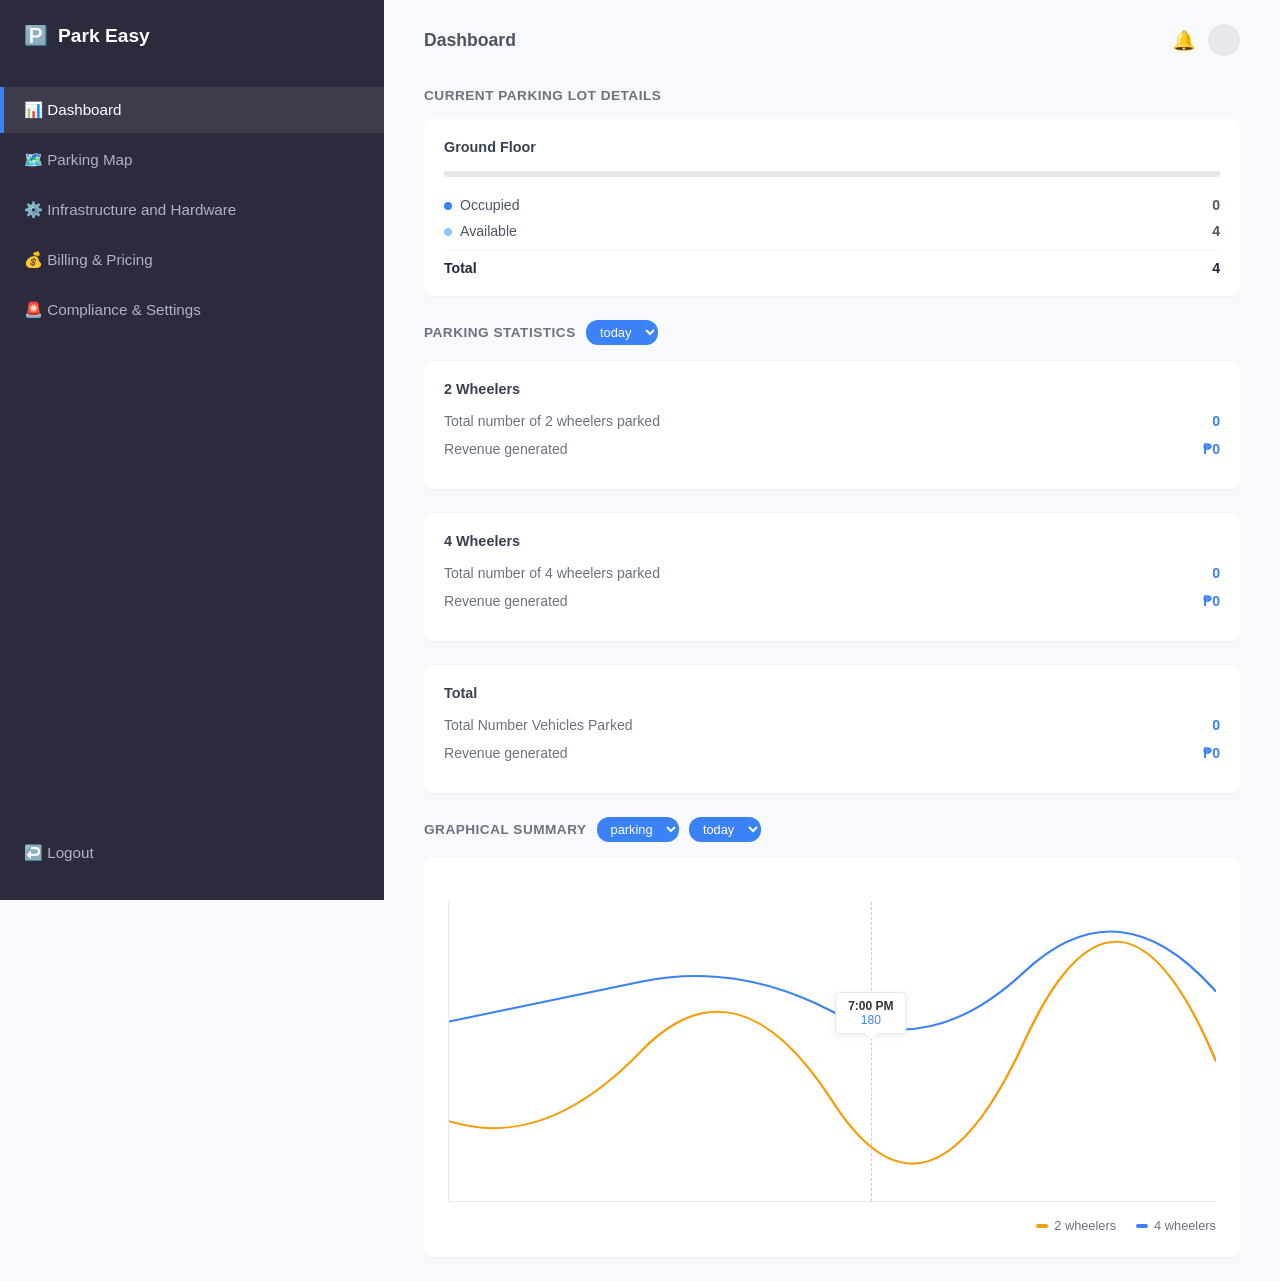
<file: Codes/Dashboard.html>
<!DOCTYPE html>
<html lang="en">

    <head>
        <meta charset="UTF-8">
        <meta name="viewport" content="width=device-width, initial-scale=1.0">
        <title>Smart Parking System</title>
        <link rel="stylesheet" href="Dashboard.css">
    </head>

    <body>

    <!-- Sidebar Navigation -->
    <aside class="sidebar">
        <div>
            <div class="brand-logo">
                <span>🅿️</span> Park Easy
            </div>

            <ul class="nav-links">
                <li class="nav-item active"><a href="dashboard.html">📊 Dashboard</a></li>
                <li class="nav-item"><a href="parkingMap.html">🗺️ Parking Map</a></li>
                <li class="nav-item"><a href="infra&Hardware.html">⚙️ Infrastructure and Hardware</a></li>
                <li class="nav-item"><a href="bill&Pricing.html">💰 Billing & Pricing</a></li>
                <li class="nav-item"><a href="comply&Setting.html">🚨 Compliance & Settings</a></li>
            </ul>

        </div>
            <div class="logout-btn">
                <a href="index.html">↩️ Logout</a>
            </div>
    </aside>

    <!-- Main Content Dashboard -->
    <main class="main-content">
        <header>
            <h1>Dashboard</h1>
            
            <div class="user-profile">
                <span class="bell-icon">🔔</span>
                <div class="avatar"></div>
            </div>

        </header>

        <!-- Section: Current Details -->
        <h2 class="section-title">Current Parking Lot Details</h2>

        <div class="dashboard-grid">

            <!--Vehicle -->
            <div class="card">
                <div class="card-title">Ground Floor</div>
                <div class="progress-bar-container">
                <div class="progress-bar" style="width: 0%;"></div>
                </div>
                <div class="data-row"><span><span class="status-dot dot-occupied"></span>Occupied</span><strong>0</strong></div>
                <div class="data-row"><span><span class="status-dot dot-available"></span>Available</span><strong>4</strong></div>
                <div class="data-row"><span>Total</span><span>4</span></div>
            </div>

           
        </div>

        <!-- Section: Parking Statistics -->
        <h2 class="section-title">
            Parking Statistics 
            <select class="dropdown-inline">
                <option>today</option>
            </select>
        </h2>

        <div class="dashboard-grid">
            <!-- 2 Wheelers Stats -->
            <div class="card">
                <div class="card-title">2 Wheelers</div>
                <div class="stat-row"><span>Total number of 2 wheelers parked</span><span class="stat-value">0</span></div>
                <div class="stat-row"><span>Revenue generated</span><span class="stat-value">₱0</span></div>
            </div>
            <!-- 4 Wheelers Stats -->
            <div class="card">
                <div class="card-title">4 Wheelers</div>
                <div class="stat-row"><span>Total number of 4 wheelers parked</span><span class="stat-value">0</span></div>
                <div class="stat-row"><span>Revenue generated</span><span class="stat-value">₱0</span></div>
            </div>
            <!-- Total Stats -->
            <div class="card">
                <div class="card-title">Total</div>
                <div class="stat-row"><span>Total Number Vehicles Parked</span><span class="stat-value">0</span></div>
                <div class="stat-row"><span>Revenue generated</span><span class="stat-value">₱0</span></div>
            </div>
        </div>

        <!-- Section: Graphical Summary -->
        <h2 class="section-title">
        Graphical Summary 
        <select class="dropdown-inline" style="background-color: #3b82f6;">
            <option>parking</option>
        </select>
        <select class="dropdown-inline">
            <option>today</option>
        </select>
        </h2>
        <div class="chart-card">
        <div class="mock-chart">
            <svg class="chart-svg-bg" viewBox="0 0 600 300" preserveAspectRatio="none">
            <path d="M0,220 Q75,250 150,150 T300,200 T450,140 T600,160" fill="none" stroke="#f59e0b" stroke-width="2"/>
            <path d="M0,120 Q75,100 150,80 T300,110 T450,70 T600,90" fill="none" stroke="#3b82f6" stroke-width="2"/>
            </svg>
            
            <div class="tooltip-line"></div>
            <div class="chart-card-interaction">
            <div class="chart-tooltip">
                <strong>7:00 PM</strong><br>
                <span style="color:#3b82f6;">180</span>
            </div>
            </div>
        </div>
        <div class="chart-legend">
            <div class="legend-item"><div class="legend-color" style="background-color: #f59e0b;"></div> 2 wheelers</div>
            <div class="legend-item"><div class="legend-color" style="background-color: #3b82f6;"></div> 4 wheelers</div>
        </div>
        </div>
    </main>

    </body>
</html>
</file>
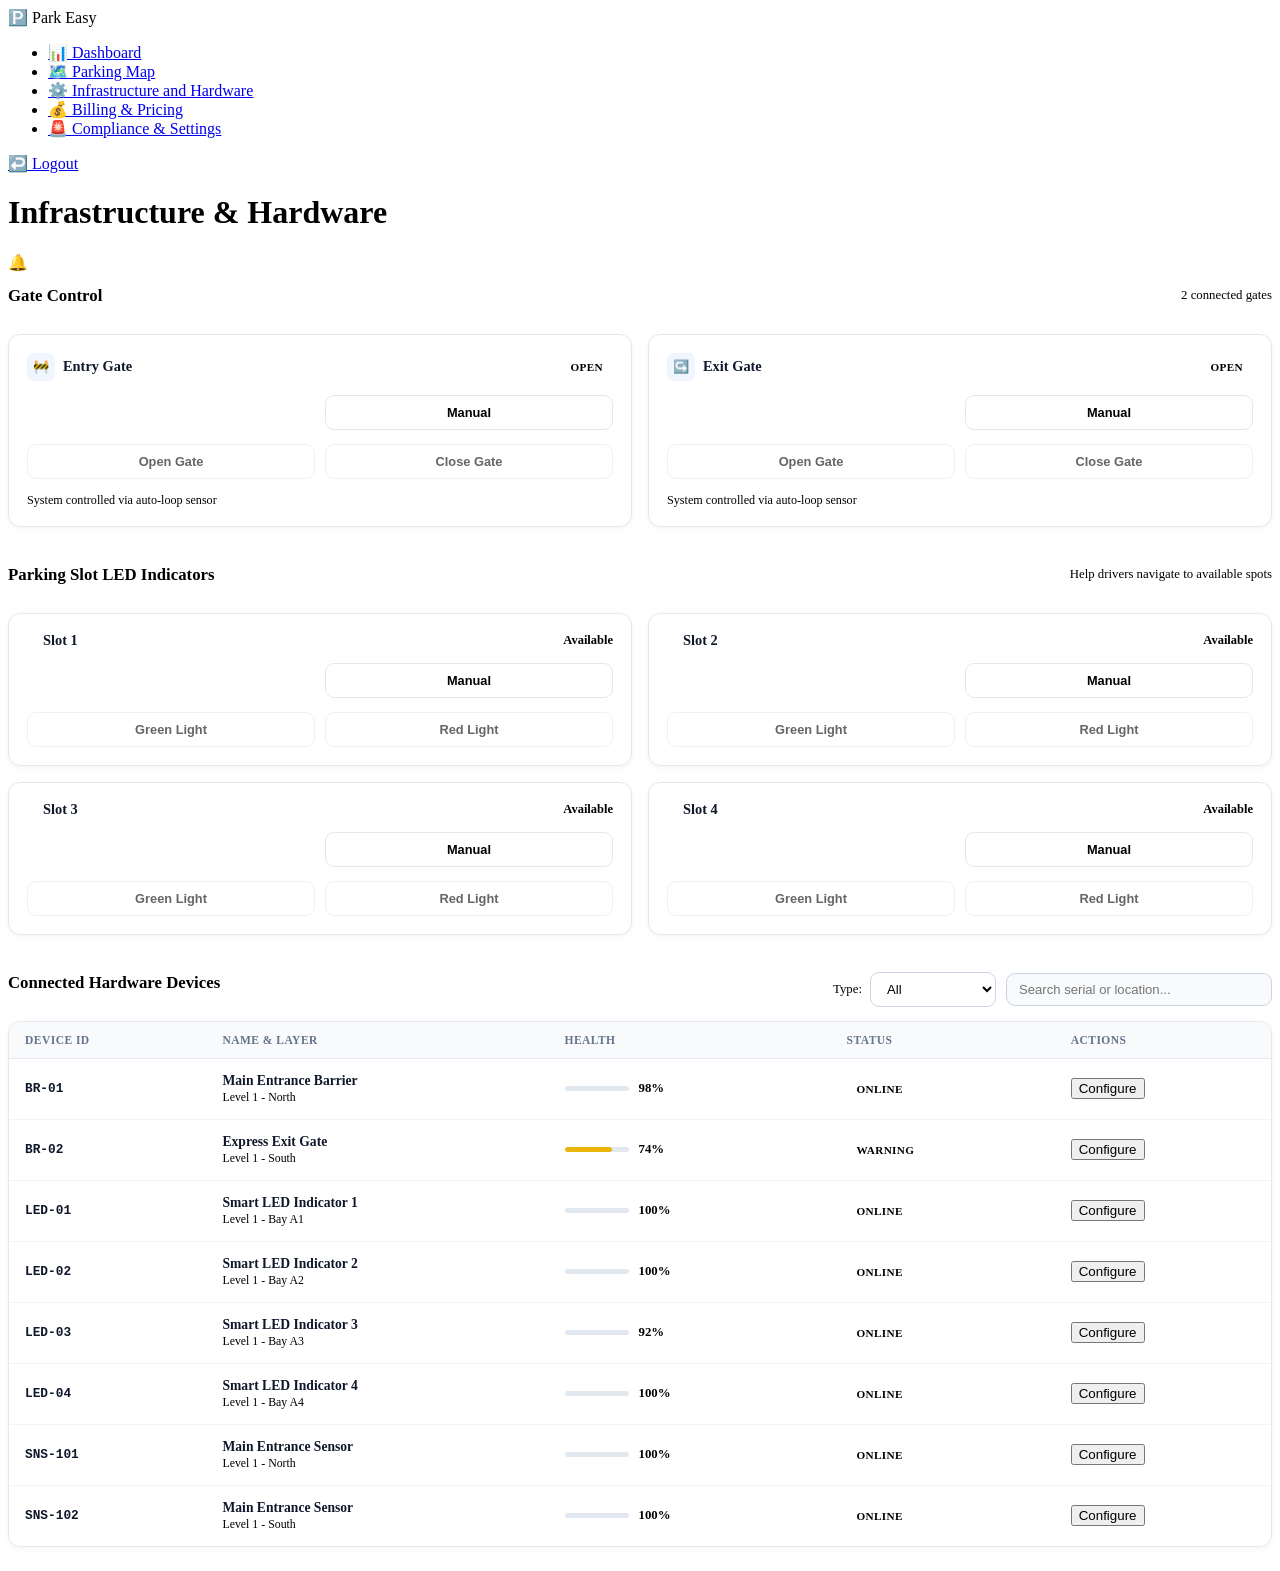
<file: Codes/Infra&Hardware.html>
<!DOCTYPE html>
<html lang="en">
<head>
  <meta charset="UTF-8" />
  <meta name="viewport" content="width=device-width, initial-scale=1.0" />
  <title>Smart Parking Control Dashboard</title>
  <link rel="stylesheet" href="infra&Hardware.css">
</head>
<body>

    <aside class="sidebar">
        <div>
            <div class="brand-logo">
                <span>🅿️</span> Park Easy
            </div>

            <ul class="nav-links">
                <li class="nav-item"><a href="dashboard.html">📊 Dashboard</a></li>
                <li class="nav-item"><a href="parkingMap.html">🗺️ Parking Map</a></li>
                <li class="nav-item active"><a href="infra&Hardware.html">⚙️ Infrastructure and Hardware</a></li>
                <li class="nav-item"><a href="bill&Pricing.html">💰 Billing & Pricing</a></li>
                <li class="nav-item"><a href="comply&Setting.html">🚨 Compliance & Settings</a></li>
            </ul>

        </div>
            <div class="logout-btn">
                <a href="index.html">↩️ Logout</a>
            </div>
    </aside>


  <main class="dashboard">
    <header>
            <h1>Infrastructure & Hardware</h1>
            
            <div class="user-profile">
                <span class="bell-icon">🔔</span>
                <div class="avatar"></div>
            </div>

        </header>
    <!-- GATE CONTROL SECTION -->
    <section>
      <div class="section-header">
        <h2 class="section-title">Gate Control</h2>
        <span class="section-subtitle">2 connected gates</span>
      </div>

      <div class="grid-2">
        <!-- Entry Gate -->
        <div class="card" id="entry-gate-card">
          <div class="card-header">
            <div class="card-title-group">
              <span class="icon-box">🚧</span>
              <span>Entry Gate</span>
            </div>
            <span class="badge open" id="entry-status">Open</span>
          </div>

          <div class="btn-row">
            <button class="pill-btn active-blue" id="entry-auto" onclick="setGateMode('entry', 'auto')">Automatic</button>
            <button class="pill-btn" id="entry-manual" onclick="setGateMode('entry', 'manual')">Manual</button>
          </div>

          <div class="btn-row">
            <button class="pill-btn" id="entry-open" disabled onclick="setGateState('entry', 'Open')">Open Gate</button>
            <button class="pill-btn" id="entry-close" disabled onclick="setGateState('entry', 'Closed')">Close Gate</button>
          </div>

          <div class="card-footer-note" id="entry-note">System controlled via auto-loop sensor</div>
        </div>

        <!-- Exit Gate -->
        <div class="card" id="exit-gate-card">
          <div class="card-header">
            <div class="card-title-group">
              <span class="icon-box">↪️</span>
              <span>Exit Gate</span>
            </div>
            <span class="badge open" id="exit-status">Open</span>
          </div>

          <div class="btn-row">
            <button class="pill-btn active-blue" id="exit-auto" onclick="setGateMode('exit', 'auto')">Automatic</button>
            <button class="pill-btn" id="exit-manual" onclick="setGateMode('exit', 'manual')">Manual</button>
          </div>

          <div class="btn-row">
            <button class="pill-btn" id="exit-open" disabled onclick="setGateState('exit', 'Open')">Open Gate</button>
            <button class="pill-btn" id="exit-close" disabled onclick="setGateState('exit', 'Closed')">Close Gate</button>
          </div>

          <div class="card-footer-note" id="exit-note">System controlled via auto-loop sensor</div>
        </div>
      </div>
    </section>

    <!-- PARKING SLOT LED INDICATORS SECTION -->
    <section>
      <div class="section-header">
        <h2 class="section-title">Parking Slot LED Indicators</h2>
        <span class="section-subtitle">Help drivers navigate to available spots</span>
      </div>

      <div class="grid-2" id="slots-container">
        <!-- Populated via JavaScript -->

            <!-- SLOT 1 -->
            <div class="card" id="entry-gate-card">
            <div class="card-header">
                <div class="card-title-group">
                <span class="icon-box">🚦</span>
                <span>Slot 1</span>
                </div>
                <span class="badge open" id="entry-status">Available</span>
            </div>

            <div class="btn-row">
                <button class="pill-btn active-blue" id="entry-auto" onclick="setGateMode('entry', 'auto')">Automatic</button>
                <button class="pill-btn" id="entry-manual" onclick="setGateMode('entry', 'manual')">Manual</button>
            </div>

            <div class="btn-row">
                <button class="pill-btn" id="entry-open" disabled onclick="setGateState('entry', 'Open')">Green Light</button>
                <button class="pill-btn" id="entry-close" disabled onclick="setGateState('entry', 'Closed')">Red Light</button>
            </div>

            <div class="card-footer-note" id="entry-note">System controlled via auto-loop sensor</div>
            </div>

            <!-- SLOT 2 -->
            <div class="card" id="exit-gate-card">
            <div class="card-header">
                <div class="card-title-group">
                <span class="icon-box">🚦</span>
                <span>Slot 2</span>
                </div>
                <span class="badge open" id="exit-status">Available</span>
            </div>

            <div class="btn-row">
                <button class="pill-btn active-blue" id="exit-auto" onclick="setGateMode('exit', 'auto')">Automatic</button>
                <button class="pill-btn" id="exit-manual" onclick="setGateMode('exit', 'manual')">Manual</button>
            </div>

            <div class="btn-row">
                <button class="pill-btn" id="exit-open" disabled onclick="setGateState('exit', 'Open')">Green Light</button>
                <button class="pill-btn" id="exit-close" disabled onclick="setGateState('exit', 'Closed')">Red Light</button>
            </div>

            <div class="card-footer-note" id="exit-note">System controlled via auto-loop sensor</div>
            </div>

            <!-- SLOT 3 -->
            <div class="card" id="entry-gate-card">
            <div class="card-header">
                <div class="card-title-group">
                <span class="icon-box">🚦</span>
                <span>Slot 3</span>
                </div>
                <span class="badge open" id="entry-status">Available</span>
            </div>

            <div class="btn-row">
                <button class="pill-btn active-blue" id="entry-auto" onclick="setGateMode('entry', 'auto')">Automatic</button>
                <button class="pill-btn" id="entry-manual" onclick="setGateMode('entry', 'manual')">Manual</button>
            </div>

            <div class="btn-row">
                <button class="pill-btn" id="entry-open" disabled onclick="setGateState('entry', 'Open')">Green Light</button>
                <button class="pill-btn" id="entry-close" disabled onclick="setGateState('entry', 'Closed')">Red Light</button>
            </div>

            <div class="card-footer-note" id="entry-note">System controlled via auto-loop sensor</div>
            </div>

            <!-- SLOT 4 -->
            <div class="card" id="exit-gate-card">
            <div class="card-header">
                <div class="card-title-group">
                <span class="icon-box">🚦</span>
                <span>Slot 4</span>
                </div>
                <span class="badge open" id="exit-status">Available</span>
            </div>

            <div class="btn-row">
                <button class="pill-btn active-blue" id="exit-auto" onclick="setGateMode('exit', 'auto')">Automatic</button>
                <button class="pill-btn" id="exit-manual" onclick="setGateMode('exit', 'manual')">Manual</button>
            </div>

            <div class="btn-row">
                <button class="pill-btn" id="exit-open" disabled onclick="setGateState('exit', 'Open')">Green Light</button>
                <button class="pill-btn" id="exit-close" disabled onclick="setGateState('exit', 'Closed')">Red Light</button>
            </div>

            <div class="card-footer-note" id="exit-note">System controlled via auto-loop sensor</div>
            </div>

      </div>
    </section>

    <!-- CONNECTED HARDWARE DEVICES SECTION -->
    <section>
      <div class="hardware-controls">
        <div>
          <h2 class="section-title">Connected Hardware Devices</h2>
        </div>

        <div class="filter-bar">
          <div class="select-wrapper">
            <label for="typeFilter">Type:</label>
            <select id="typeFilter" onchange="filterDevices()">
              <option value="All">All</option>
              <option value="Barrier">Barrier</option>
              <option value="LED">LED Indicator</option>
              <option value="Camera">Camera</option>
              <option value="Sensor">Sensor</option>
            </select>
          </div>
          <input
            type="text"
            id="searchInput"
            class="search-input"
            placeholder="Search serial or location..."
            oninput="filterDevices()"
          />
        </div>
      </div>

      <div class="table-container">
        <table>
          <thead>
            <tr>
              <th>Device ID</th>
              <th>Name & Layer</th>
              <th>Health</th>
              <th>Status</th>
              <th>Actions</th>
            </tr>
          </thead>
          <tbody id="deviceTableBody">
            <!-- Populated via JavaScript -->
          </tbody>
        </table>
      </div>
    </section>
  </main>
  <script>
    // Gate Logic
    function setGateMode(gate, mode) {
      const autoBtn = document.getElementById(`${gate}-auto`);
      const manualBtn = document.getElementById(`${gate}-manual`);
      const openBtn = document.getElementById(`${gate}-open`);
      const closeBtn = document.getElementById(`${gate}-close`);
      const note = document.getElementById(`${gate}-note`);

      if (mode === 'auto') {
        autoBtn.classList.add('active-blue');
        manualBtn.classList.remove('active-blue');
        openBtn.disabled = true;
        closeBtn.disabled = true;
        openBtn.classList.remove('active-green');
        closeBtn.classList.remove('active-red');
        note.textContent = 'System controlled via auto-loop sensor';
      } else {
        manualBtn.classList.add('active-blue');
        autoBtn.classList.remove('active-blue');
        openBtn.disabled = false;
        closeBtn.disabled = false;
        note.textContent = 'Manual control mode activated';
        const isOpen = document.getElementById(`${gate}-status`).textContent === 'Open';
        setGateState(gate, isOpen ? 'Open' : 'Closed');
      }
    }

    function setGateState(gate, state) {
      const statusBadge = document.getElementById(`${gate}-status`);
      const openBtn = document.getElementById(`${gate}-open`);
      const closeBtn = document.getElementById(`${gate}-close`);

      statusBadge.textContent = state;
      if (state === 'Open') {
        statusBadge.className = 'badge open';
        openBtn.classList.add('active-green');
        closeBtn.classList.remove('active-red');
      } else {
        statusBadge.className = 'badge closed';
        closeBtn.classList.add('active-red');
        openBtn.classList.remove('active-green');
      }
    }

    // Parking Slots Data & Logic
    const slots = [
      { id: 1, status: 'Available', mode: 'auto', light: 'green' },
      { id: 2, status: 'Available', mode: 'auto', light: 'green' },
      { id: 3, status: 'Available', mode: 'auto', light: 'green' },
      { id: 4, status: 'Available', mode: 'auto', light: 'green' },
    ];

    function renderSlots() {
      const container = document.getElementById('slots-container');
      container.innerHTML = slots.map((slot, index) => {
        const isAuto = slot.mode === 'auto';
        const dotColor = slot.status === 'Occupied' ? 'red' : 'green';
        const greenClass = !isAuto && slot.light === 'green' ? 'active-green' : '';
        const redClass = !isAuto && slot.light === 'red' ? 'active-red' : '';

        return `
          <div class="card">
            <div class="card-header">
              <div class="card-title-group">
                <span class="dot ${dotColor}"></span>
                <span>Slot ${slot.id}</span>
              </div>
              <span class="status-text">${slot.status}</span>
            </div>

            <div class="btn-row">
              <button class="pill-btn ${isAuto ? 'active-blue' : ''}" onclick="setSlotMode(${index}, 'auto')">Auto</button>
              <button class="pill-btn ${!isAuto ? 'active-blue' : ''}" onclick="setSlotMode(${index}, 'manual')">Manual</button>
            </div>

            <div class="btn-row">
              <button class="pill-btn ${greenClass}" ${isAuto ? 'disabled' : ''} onclick="setSlotLight(${index}, 'green')">Green Light</button>
              <button class="pill-btn ${redClass}" ${isAuto ? 'disabled' : ''} onclick="setSlotLight(${index}, 'red')">Red Light</button>
            </div>
          </div>
        `;
      }).join('');
    }

    function setSlotMode(index, mode) {
      slots[index].mode = mode;
      renderSlots();
    }

    function setSlotLight(index, color) {
      slots[index].light = color;
      slots[index].status = color === 'green' ? 'Available' : 'Occupied';
      renderSlots();
    }

    // Connected Hardware Devices Data & Logic
    const devices = [
      { id: 'BR-01', type: 'Barrier', name: 'Main Entrance Barrier', layer: 'Level 1 - North', health: 98, status: 'Online' },
      { id: 'BR-02', type: 'Barrier', name: 'Express Exit Gate', layer: 'Level 1 - South', health: 74, status: 'Warning' },
      { id: 'LED-01', type: 'LED', name: 'Smart LED Indicator 1', layer: 'Level 1 - Bay A1', health: 100, status: 'Online' },
      { id: 'LED-02', type: 'LED', name: 'Smart LED Indicator 2', layer: 'Level 1 - Bay A2', health: 100, status: 'Online' },
      { id: 'LED-03', type: 'LED', name: 'Smart LED Indicator 3', layer: 'Level 1 - Bay A3', health: 92, status: 'Online' },
      { id: 'LED-04', type: 'LED', name: 'Smart LED Indicator 4', layer: 'Level 1 - Bay A4', health: 100, status: 'Online' },
      { id: 'SNS-101', type: 'Sensor', name: 'Main Entrance Sensor', layer: 'Level 1 - North', health: 100, status: 'Online' },
      { id: 'SNS-102', type: 'Sensor', name: 'Main Entrance Sensor', layer: 'Level 1 - South', health: 100, status: 'Online' }
    ];

    function filterDevices() {
      const typeFilter = document.getElementById('typeFilter').value;
      const searchQuery = document.getElementById('searchInput').value.toLowerCase();
      const tbody = document.getElementById('deviceTableBody');

      const filtered = devices.filter(d => {
        const matchesType = typeFilter === 'All' || d.type === typeFilter;
        const matchesSearch =
          d.id.toLowerCase().includes(searchQuery) ||
          d.name.toLowerCase().includes(searchQuery) ||
          d.layer.toLowerCase().includes(searchQuery);
        return matchesType && matchesSearch;
      });

      tbody.innerHTML = filtered.map(d => {
        let colorClass = 'green';
        if (d.health === 0) colorClass = 'red';
        else if (d.health < 80) colorClass = 'yellow';
        const badgeClass = d.status.toLowerCase();

        return `
          <tr>
            <td class="device-id">${d.id}</td>
            <td>
              <span class="device-name">${d.name}</span>
              <span class="device-sub">${d.layer}</span>
            </td>
            <td>
              <div class="health-cell">
                <div class="progress-track">
                  <div class="progress-fill bg-${colorClass}" style="width: ${d.health}%"></div>
                </div>
                <span class="text-${colorClass}">${d.health}%</span>
              </div>
            </td>
            <td><span class="badge ${badgeClass}">${d.status}</span></td>
            <td><button class="action-btn">Configure</button></td>
          </tr>
        `;
      }).join('');
    }

    // Initialize UI
    renderSlots();
    filterDevices();
  </script>
</body>
</html>

</body>
</html>
</file>
<file: Codes/Dashboard.css>
/* Reset & Base Styles */
* {
  margin: 0;
  padding: 0;
  box-sizing: border-box;
  font-family: 'Segoe UI', Tahoma, Geneva, Verdana, sans-serif;
}

body {
  display: flex;
  background-color: #f7f9fc;
  color: #333333;
  min-height: 100vh;
}

/* Sidebar Layout */
.sidebar {
  width: 30%;
  background-color: #2b2b3d;
  color: #ffffff;
  display: flex;
  flex-direction: column;
  justify-content: space-between;
  padding: 24px 0;
  flex-shrink: 0;
  position: sticky;
  top: 0;
  height: 100vh;
}

.brand-logo {
  font-size: 1.2rem;
  font-weight: bold;
  padding: 0 24px;
  margin-bottom: 40px;
  display: flex;
  align-items: center;
  gap: 10px;
}

.nav-links {
  list-style: none;
  display: flex;
  flex-direction: column;
  gap: 4px;
}

.nav-item a {
  display: flex;
  align-items: center;
  padding: 14px 24px;
  color: #b0b3c2;
  text-decoration: none;
  font-size: 0.95rem;
  transition: all 0.3s ease;
}

.nav-item.active a, .nav-item a:hover {
  background-color: rgba(255, 255, 255, 0.08);
  color: #ffffff;
  border-left: 4px solid #3b82f6;
  padding-left: 20px;
}

.logout-btn a {
  display: flex;
  align-items: center;
  padding: 14px 24px;
  color: #b0b3c2;
  text-decoration: none;
  font-size: 0.95rem;
}

/* Main Content Area */
.main-content {
  width:70%;
  flex-grow: 1;
  padding: 24px 40px;
  overflow-y: auto;
}

header {
  display: flex;
  justify-content: space-between;
  align-items: center;
  margin-bottom: 32px;
}

header h1 {
  font-size: 1.1rem;
  color: #4b5563;
  font-weight: 600;
}

.user-profile {
  display: flex;
  align-items: center;
  gap: 12px;
}

.bell-icon {
  font-size: 1.2rem;
  cursor: pointer;
  color: #6b7280;
}

.avatar {
  width: 32px;
  height: 32px;
  background-color: #e5e7eb;
  border-radius: 50%;
}

/* Dashboard Sections */
.section-title {
  font-size: 0.85rem;
  text-transform: uppercase;
  letter-spacing: 0.5px;
  color: #6b7280;
  margin-bottom: 16px;
  margin-top: 24px;
}

.dropdown-inline {
  background-color: #3b82f6;
  color: white;
  border: none;
  padding: 4px 10px;
  border-radius: 12px;
  font-size: 0.8rem;
  cursor: pointer;
  margin-left: 6px;
}

/* Card Component Layout grid */
.dashboard-grid {
  display: grid;
  grid-template-columns: repeat(1, 1fr);
  gap: 24px;
  margin-bottom: 24px;
}

.card {
  background-color: #ffffff;
  border-radius: 8px;
  padding: 20px;
  box-shadow: 0 1px 3px rgba(0, 0, 0, 0.05);
}

.card-title {
  font-size: 0.9rem;
  color: #374151;
  font-weight: 600;
  margin-bottom: 16px;
}

/* Detail Card Bars & Rows */
.progress-bar-container {
  width: 100%;
  height: 6px;
  background-color: #e5e7eb;
  border-radius: 3px;
  margin-bottom: 20px;
  overflow: hidden;
}

.progress-bar {
  height: 100%;
  background-color: #3b82f6;
}

.data-row {
  display: flex;
  justify-content: space-between;
  font-size: 0.88rem;
  margin-bottom: 10px;
  color: #4b5563;
}

.data-row:last-child {
  margin-bottom: 0;
  padding-top: 10px;
  border-top: 1px solid #f3f4f6;
  font-weight: bold;
  color: #1f2937;
}

.status-dot {
  display: inline-block;
  width: 8px;
  height: 8px;
  border-radius: 50%;
  margin-right: 8px;
}

.dot-occupied { background-color: #3b82f6; }
.dot-available { background-color: #93c5fd; }

/* Stat Card Specific styles */
.stat-row {
  display: flex;
  justify-content: space-between;
  font-size: 0.88rem;
  margin-bottom: 12px;
  color: #6b7280;
}

.stat-value {
  font-weight: 600;
  color: #3b82f6;
}

/* Graphical Summary Section */
.chart-card {
  background-color: #ffffff;
  border-radius: 8px;
  padding: 24px;
  box-shadow: 0 1px 3px rgba(0, 0, 0, 0.05);
  margin-top: 16px;
}

.mock-chart {
  width: 100%;
  height: 300px;
  margin-top: 20px;
  border-left: 1px solid #e5e7eb;
  border-bottom: 1px solid #e5e7eb;
  position: relative;
  display: flex;
  align-items: flex-end;
  padding-bottom: 20px;
}

/* Placeholder SVG background styling */
.chart-svg-bg {
  position: absolute;
  top: 0;
  left: 0;
  width: 100%;
  height: 100%;
}

/* Interactive tooltip mock */
.chart-tooltip {
  position: absolute;
  left: 55%;
  top: 30%;
  background: #ffffff;
  border: 1px solid #e5e7eb;
  padding: 6px 12px;
  border-radius: 4px;
  font-size: 0.75rem;
  box-shadow: 0 2px 8px rgba(0,0,0,0.08);
  transform: translateX(-50%);
  pointer-events: none;
  text-align: center;
}

.chart-tooltip::after {
  content: '';
  position: absolute;
  bottom: -6px;
  left: 50%;
  transform: translateX(-50%);
  border-width: 6px 6px 0;
  border-style: solid;
  border-color: #ffffff transparent;
  display: block;
  width: 0;
}

.tooltip-line {
  position: absolute;
  left: 55%;
  top: 0;
  bottom: 0;
  border-left: 1px dashed #cccccc;
  pointer-events: none;
}

.chart-legend {
  display: flex;
  justify-content: flex-end;
  gap: 20px;
  font-size: 0.8rem;
  color: #6b7280;
  margin-top: 16px;
}

.legend-item {
  display: flex;
  align-items: center;
  gap: 6px;
}

.legend-color {
  width: 12px;
  height: 4px;
  border-radius: 2px;
}
</file>
<file: Codes/infra&Hardware.css>
section {
  margin-bottom: 24px;
}

.grid-2,
.card,
.hardware-controls,
.filter-bar,
.table-container {
  min-width: 0;
  max-width: 100%;
}

/* Section Headers */
.section-header {
  display: flex;
  justify-content: space-between;
  align-items: center;
  flex-wrap: wrap;
  gap: 10px;
  margin-bottom: 14px;
}

.section-title {
  font-size: 1.05rem;
  font-weight: 700;
  color: var(--text-primary);
}

.section-subtitle {
  font-size: 0.8rem;
  color: var(--text-secondary);
}

/* Grids */
.grid-2 {
  display: grid;
  grid-template-columns: repeat(2, minmax(0, 1fr));
  gap: 16px;
}

/* Cards */
.card {
  background: var(--card-bg);
  border: 1px solid #e2e8f0;
  border-radius: 12px;
  padding: 18px;
  box-shadow: 0 2px 6px rgba(15, 23, 42, 0.04);
  display: flex;
  flex-direction: column;
  gap: 14px;
}

.card-header {
  display: flex;
  justify-content: space-between;
  align-items: center;
  gap: 10px;
}

.card-title-group {
  display: flex;
  align-items: center;
  gap: 8px;
  font-weight: 700;
  font-size: 0.9rem;
  color: #0f172a;
}

.icon-box {
  width: 28px;
  height: 28px;
  border-radius: 7px;
  background: #eff6ff;
  color: var(--blue-primary);
  display: flex;
  align-items: center;
  justify-content: center;
  font-size: 13px;
  flex-shrink: 0;
}

/* Status Dots & Badges */
.dot {
  width: 8px;
  height: 8px;
  border-radius: 50%;
  display: inline-block;
}

.dot.red { background-color: var(--red-primary); }
.dot.green { background-color: var(--green-primary); }

.badge {
  padding: 4px 10px;
  border-radius: 999px;
  font-size: 0.7rem;
  font-weight: 700;
  text-transform: uppercase;
  letter-spacing: 0.03em;
}

.badge.open,
.badge.online {
  background-color: var(--green-bg);
  color: var(--green-text);
}

.badge.closed,
.badge.offline {
  background-color: var(--red-bg);
  color: var(--red-primary);
}

.badge.warning {
  background-color: var(--yellow-bg);
  color: var(--yellow-primary);
}

.status-text {
  font-size: 0.78rem;
  color: var(--text-secondary);
  font-weight: 600;
}

/* Toggle & Action Buttons */
.btn-row {
  display: grid;
  grid-template-columns: repeat(2, minmax(0, 1fr));
  gap: 10px;
}

.pill-btn {
  padding: 9px 14px;
  border-radius: 9px;
  border: 1px solid #e2e8f0;
  font-size: 0.8rem;
  font-weight: 600;
  cursor: pointer;
  transition: all 0.15s ease;
  background-color: var(--pill-inactive);
  color: var(--text-secondary);
}

.pill-btn:hover:not(:disabled) {
  filter: brightness(0.96);
}

.pill-btn:disabled {
  opacity: 0.6;
  cursor: not-allowed;
}

.pill-btn.active-blue {
  background-color: var(--blue-primary);
  border-color: var(--blue-primary);
  color: #ffffff;
}

.pill-btn.active-green {
  background-color: var(--green-primary);
  border-color: var(--green-primary);
  color: #ffffff;
}

.pill-btn.active-red {
  background-color: var(--red-primary);
  border-color: var(--red-primary);
  color: #ffffff;
}

.card-footer-note {
  font-size: 0.76rem;
  color: var(--text-secondary);
}

/* Hardware Section */
.hardware-controls {
  display: flex;
  justify-content: space-between;
  align-items: flex-end;
  flex-wrap: wrap;
  gap: 12px;
  margin-bottom: 14px;
}

.filter-bar {
  display: flex;
  align-items: center;
  gap: 10px;
  flex-wrap: wrap;
}

.select-wrapper {
  display: flex;
  align-items: center;
  gap: 8px;
  font-size: 0.8rem;
  color: var(--text-secondary);
}

.hardware-controls select,
.search-input {
  background-color: var(--card-bg);
  border: 1px solid #cbd5e1;
  border-radius: 9px;
  padding: 8px 12px;
  font-size: 0.82rem;
  color: var(--text-primary);
  outline: none;
}

.search-input {
  background-color: #f8fafc;
  width: 240px;
}

.search-input:focus,
.hardware-controls select:focus {
  background-color: #ffffff;
  border-color: var(--primary-blue);
  box-shadow: 0 0 0 3px rgba(37, 99, 235, 0.12);
}

/* Table */
.table-container {
  background: var(--card-bg);
  border: 1px solid #e2e8f0;
  border-radius: 12px;
  box-shadow: 0 2px 6px rgba(15, 23, 42, 0.04);
  overflow-x: auto;
}

table {
  width: 100%;
  border-collapse: collapse;
  text-align: left;
}

th {
  font-size: 0.72rem;
  font-weight: 700;
  text-transform: uppercase;
  letter-spacing: 0.04em;
  color: #64748b;
  padding: 12px 16px;
  border-bottom: 1px solid #e2e8f0;
  background-color: #f8fafc;
  white-space: nowrap;
}

td {
  padding: 14px 16px;
  border-bottom: 1px solid #f1f5f9;
  font-size: 0.85rem;
  vertical-align: middle;
}

tr:hover td {
  background-color: #f8fafc;
}

tr:last-child td {
  border-bottom: none;
}

.device-id {
  font-weight: 700;
  color: #0f172a;
  font-size: 0.8rem;
  font-family: ui-monospace, SFMono-Regular, Menlo, Monaco, Consolas, monospace;
}

.device-name {
  font-weight: 700;
  color: #0f172a;
  display: block;
}

.device-sub {
  font-size: 0.74rem;
  color: var(--text-secondary);
}

/* Health Bar */
.health-cell {
  display: flex;
  align-items: center;
  gap: 10px;
  font-size: 0.8rem;
  font-weight: 600;
}

.progress-track {
  width: 64px;
  height: 5px;
  background-color: #e2e8f0;
  border-radius: 999px;
  overflow: hidden;
}

.progress-fill {
  height: 100%;
  border-radius: 999px;
}

.text-green { color: var(--green-primary); }
.bg-green { background-color: var(--green-primary); }
.text-yellow { color: var(--yellow-primary); }
.bg-yellow { background-color: #eab308; }
.text-red { color: var(--red-primary); }
.bg-red { background-color: var(--red-primary); }

/* Red Button (Shown when device is Online -> "Set Offline") */
.btn-set-offline {
  background: #ffeff1;
  border: 1px solid #febfc5;
  border-radius: 7px;
  padding: 6px 10px;
  cursor: pointer;
  color: #d81d4c;
  font-size: 0.78rem;
  font-weight: 600;
  transition: background-color 0.15s ease;
}

.btn-set-offline:hover {
  background: #fedbe1;
}

/* Blue Button (Shown when device is Offline -> "Set Online") */
.btn-set-online {
  background: #eff6ff;
  border: 1px solid #bfdbfe;
  border-radius: 7px;
  padding: 6px 10px;
  cursor: pointer;
  color: #2563eb;
  font-size: 0.78rem;
  font-weight: 600;
  transition: background-color 0.15s ease;
}

.btn-set-online:hover {
  background: #dbeafe;
}


/* Disabled State when ESP32-MAIN is Offline */
.btn-set-offline:disabled,
.btn-set-online:disabled {
  background: #f1f5f9;
  border-color: #e2e8f0;
  color: #94a3b8;
  cursor: not-allowed;
  opacity: 0.75;
}


@media (max-width: 720px) {
  .grid-2 {
    grid-template-columns: 1fr;
  }

  .hardware-controls {
    flex-direction: column;
    align-items: stretch;
  }

  .filter-bar {
    width: 100%;
  }

  .select-wrapper {
    width: 100%;
    justify-content: space-between;
  }

  .hardware-controls select,
  .search-input {
    width: 100%;
  }
}
</file>
